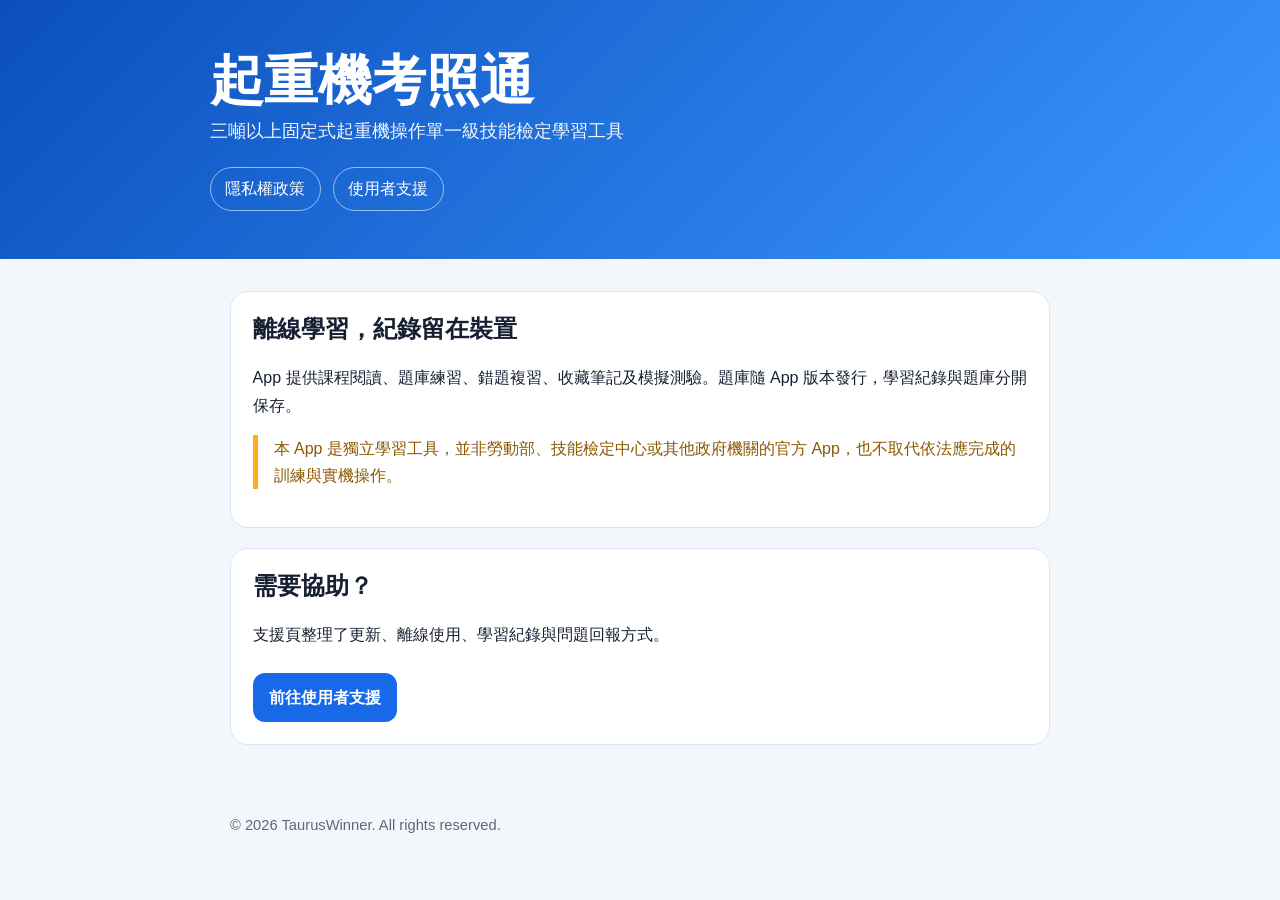
<file: Site/index.html>
<!doctype html>
<html lang="zh-Hant-TW">
<head>
  <meta charset="utf-8">
  <meta name="viewport" content="width=device-width, initial-scale=1">
  <meta name="description" content="起重機考照通－三噸以上固定式起重機：隱私權政策與使用者支援。">
  <title>起重機考照通</title>
  <link rel="stylesheet" href="assets/site.css">
</head>
<body>
  <header class="hero">
    <div class="hero-inner">
      <h1>起重機考照通</h1>
      <p>三噸以上固定式起重機操作單一級技能檢定學習工具</p>
      <nav aria-label="主要導覽">
        <a href="privacy/">隱私權政策</a>
        <a href="support/">使用者支援</a>
      </nav>
    </div>
  </header>
  <main>
    <section>
      <h2>離線學習，紀錄留在裝置</h2>
      <p>App 提供課程閱讀、題庫練習、錯題複習、收藏筆記及模擬測驗。題庫隨 App 版本發行，學習紀錄與題庫分開保存。</p>
      <p class="notice">本 App 是獨立學習工具，並非勞動部、技能檢定中心或其他政府機關的官方 App，也不取代依法應完成的訓練與實機操作。</p>
    </section>
    <section>
      <h2>需要協助？</h2>
      <p>支援頁整理了更新、離線使用、學習紀錄與問題回報方式。</p>
      <a class="button" href="support/">前往使用者支援</a>
    </section>
  </main>
  <footer>© 2026 TaurusWinner. All rights reserved.</footer>
</body>
</html>
</file>
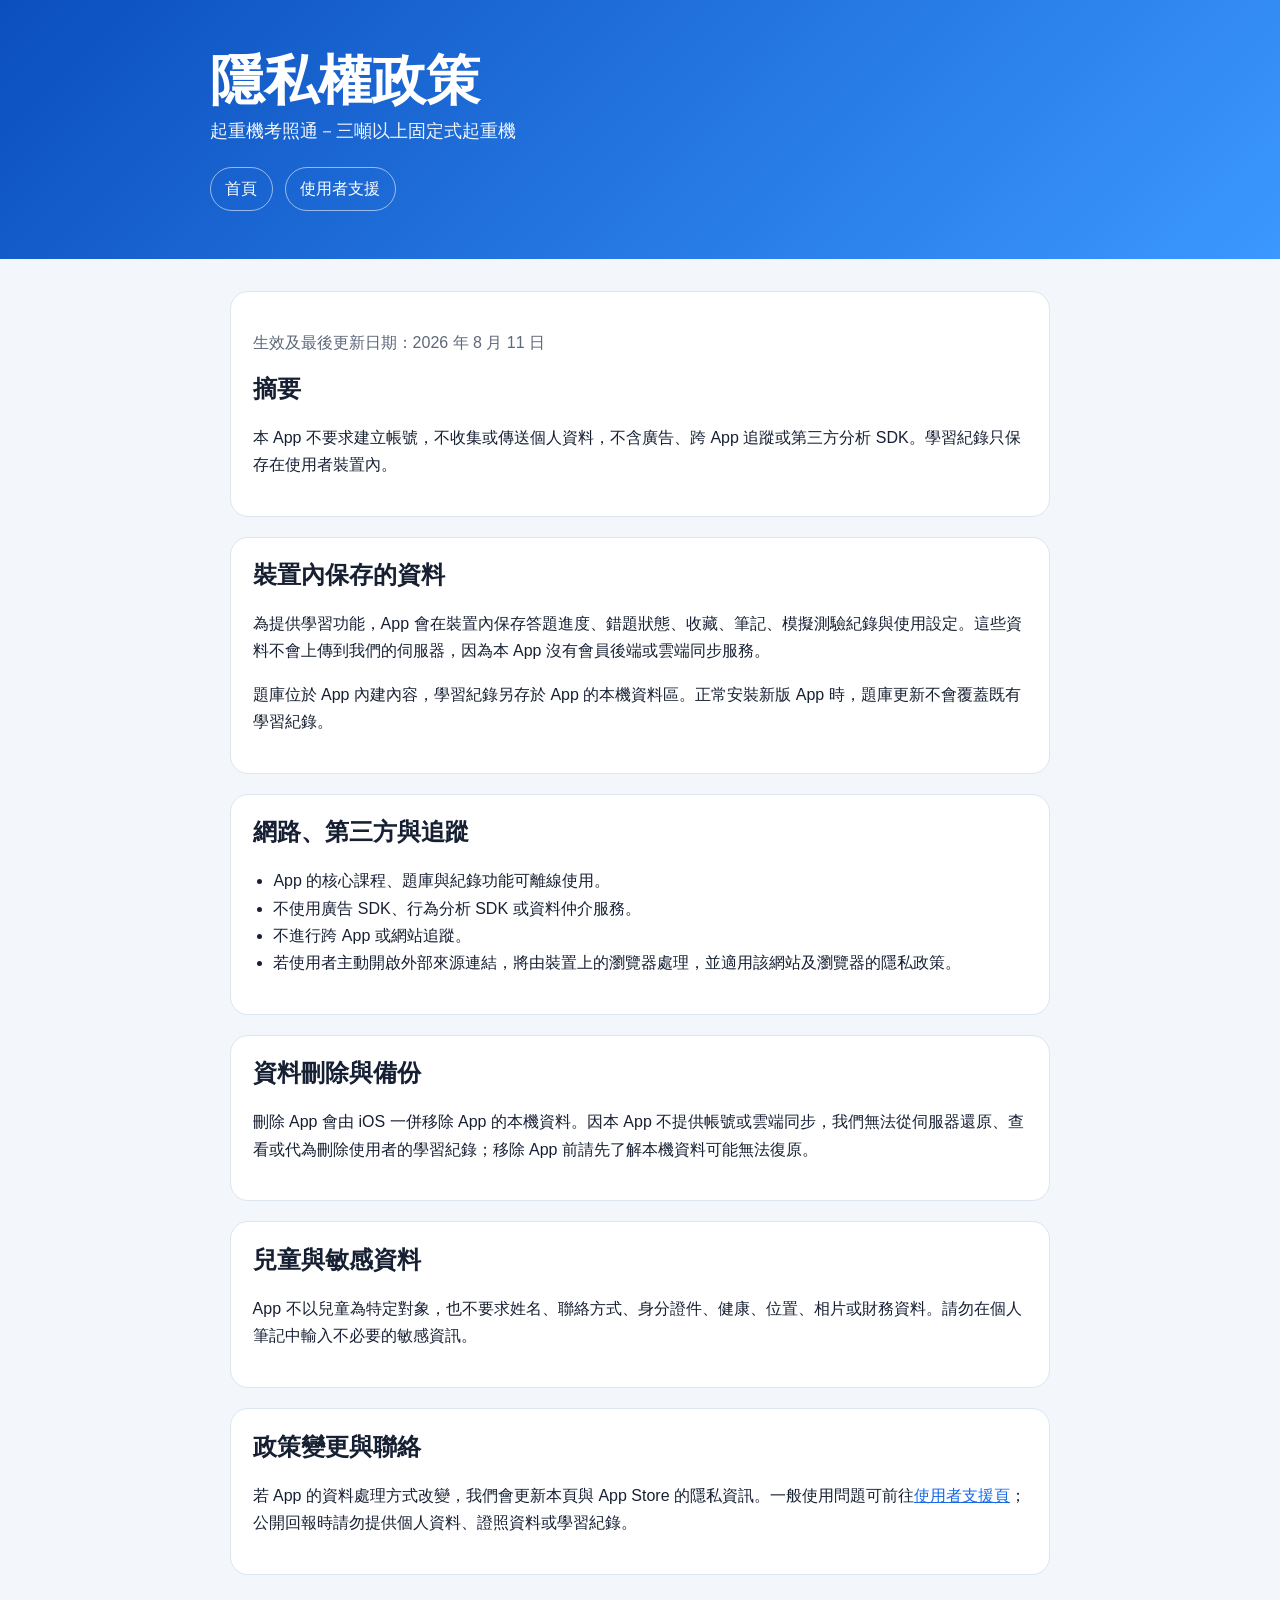
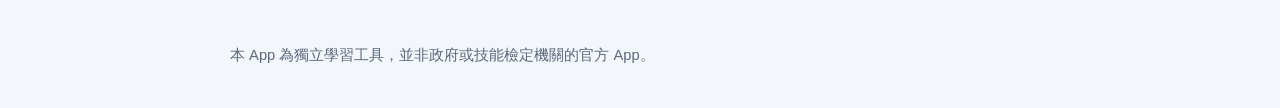
<file: Site/privacy/index.html>
<!doctype html>
<html lang="zh-Hant-TW">
<head>
  <meta charset="utf-8">
  <meta name="viewport" content="width=device-width, initial-scale=1">
  <meta name="description" content="起重機考照通隱私權政策。">
  <title>隱私權政策｜起重機考照通</title>
  <link rel="stylesheet" href="../assets/site.css">
</head>
<body>
  <header class="hero">
    <div class="hero-inner">
      <h1>隱私權政策</h1>
      <p>起重機考照通－三噸以上固定式起重機</p>
      <nav aria-label="主要導覽">
        <a href="../">首頁</a>
        <a href="../support/">使用者支援</a>
      </nav>
    </div>
  </header>
  <main>
    <section>
      <p class="meta">生效及最後更新日期：2026 年 8 月 11 日</p>
      <h2>摘要</h2>
      <p>本 App 不要求建立帳號，不收集或傳送個人資料，不含廣告、跨 App 追蹤或第三方分析 SDK。學習紀錄只保存在使用者裝置內。</p>
    </section>
    <section>
      <h2>裝置內保存的資料</h2>
      <p>為提供學習功能，App 會在裝置內保存答題進度、錯題狀態、收藏、筆記、模擬測驗紀錄與使用設定。這些資料不會上傳到我們的伺服器，因為本 App 沒有會員後端或雲端同步服務。</p>
      <p>題庫位於 App 內建內容，學習紀錄另存於 App 的本機資料區。正常安裝新版 App 時，題庫更新不會覆蓋既有學習紀錄。</p>
    </section>
    <section>
      <h2>網路、第三方與追蹤</h2>
      <ul>
        <li>App 的核心課程、題庫與紀錄功能可離線使用。</li>
        <li>不使用廣告 SDK、行為分析 SDK 或資料仲介服務。</li>
        <li>不進行跨 App 或網站追蹤。</li>
        <li>若使用者主動開啟外部來源連結，將由裝置上的瀏覽器處理，並適用該網站及瀏覽器的隱私政策。</li>
      </ul>
    </section>
    <section>
      <h2>資料刪除與備份</h2>
      <p>刪除 App 會由 iOS 一併移除 App 的本機資料。因本 App 不提供帳號或雲端同步，我們無法從伺服器還原、查看或代為刪除使用者的學習紀錄；移除 App 前請先了解本機資料可能無法復原。</p>
    </section>
    <section>
      <h2>兒童與敏感資料</h2>
      <p>App 不以兒童為特定對象，也不要求姓名、聯絡方式、身分證件、健康、位置、相片或財務資料。請勿在個人筆記中輸入不必要的敏感資訊。</p>
    </section>
    <section>
      <h2>政策變更與聯絡</h2>
      <p>若 App 的資料處理方式改變，我們會更新本頁與 App Store 的隱私資訊。一般使用問題可前往<a href="../support/">使用者支援頁</a>；公開回報時請勿提供個人資料、證照資料或學習紀錄。</p>
    </section>
  </main>
  <footer>本 App 為獨立學習工具，並非政府或技能檢定機關的官方 App。</footer>
</body>
</html>
</file>
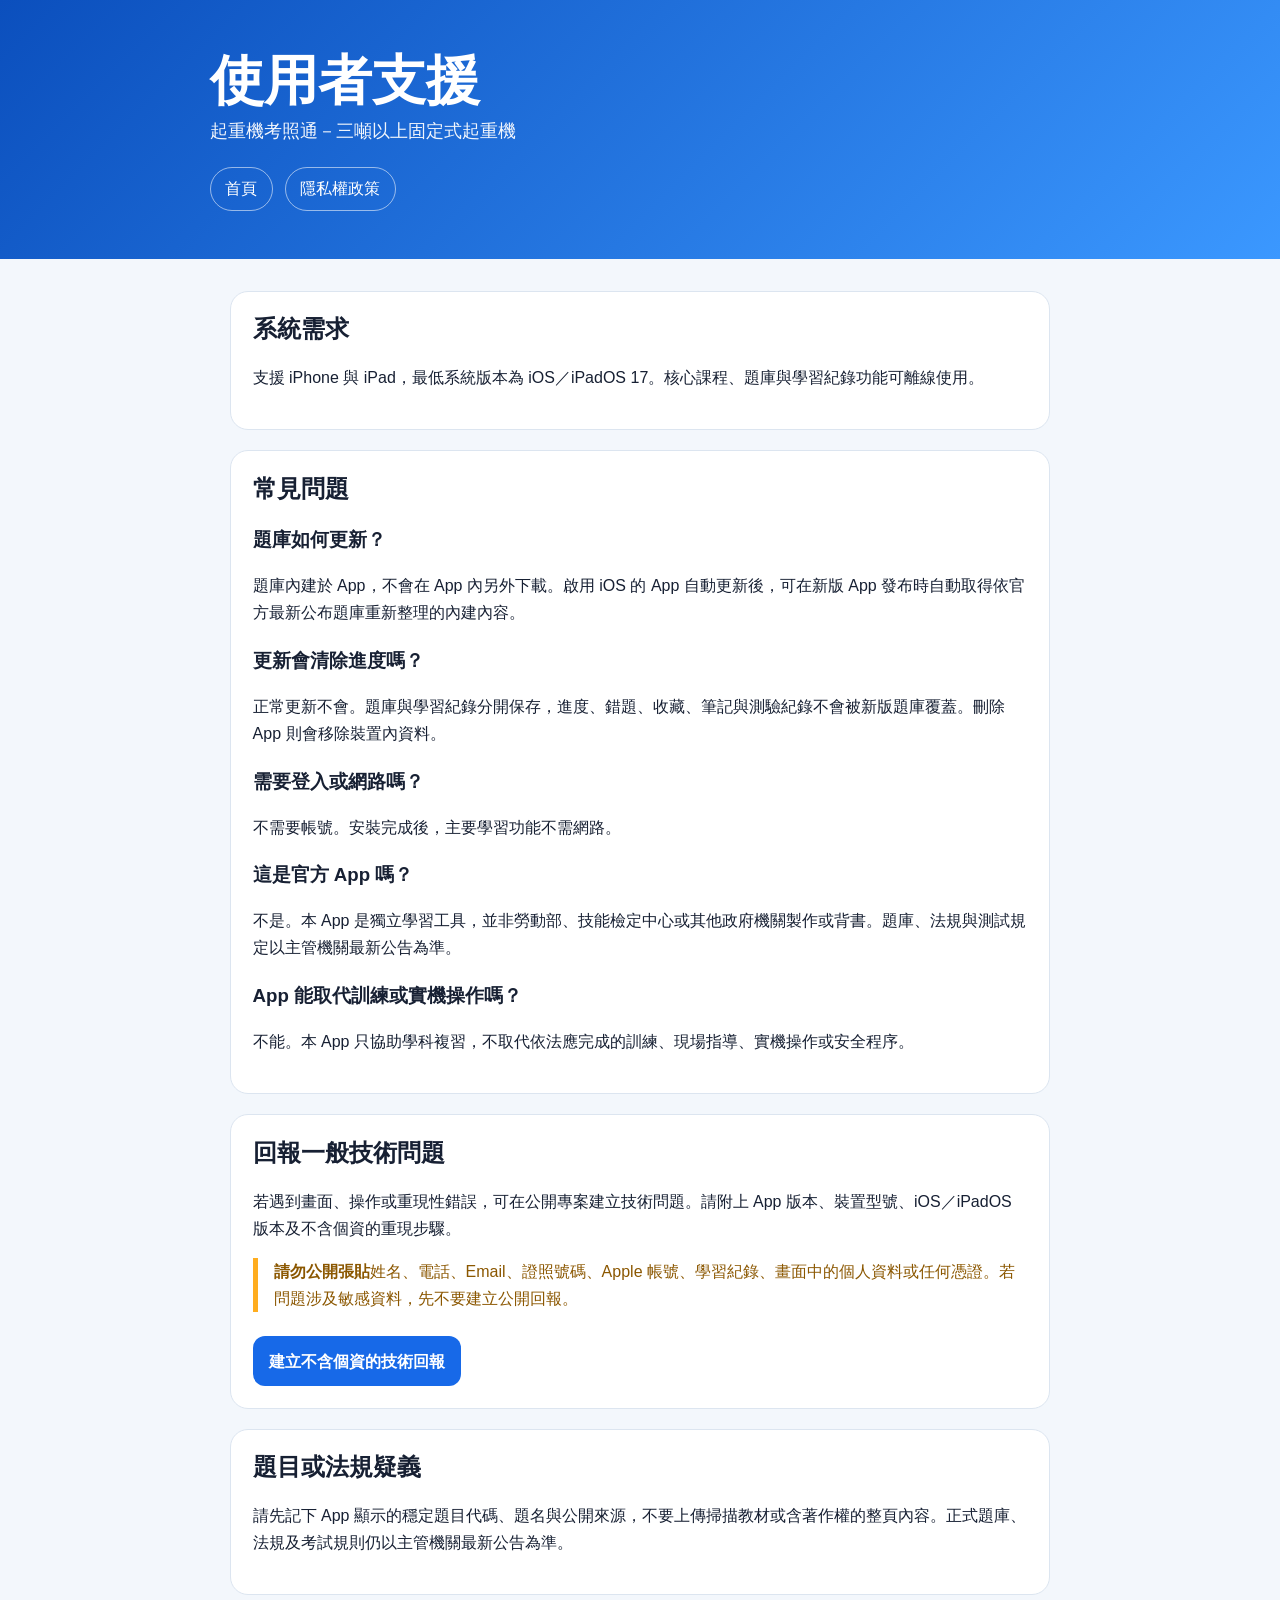
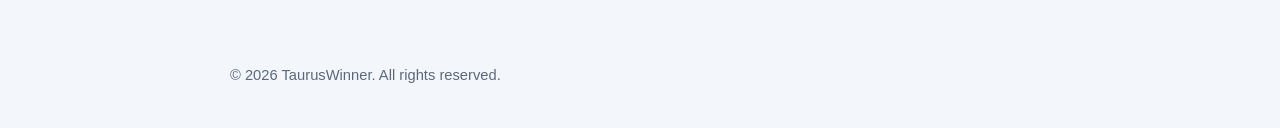
<file: Site/support/index.html>
<!doctype html>
<html lang="zh-Hant-TW">
<head>
  <meta charset="utf-8">
  <meta name="viewport" content="width=device-width, initial-scale=1">
  <meta name="description" content="起重機考照通使用者支援與常見問題。">
  <title>使用者支援｜起重機考照通</title>
  <link rel="stylesheet" href="../assets/site.css">
</head>
<body>
  <header class="hero">
    <div class="hero-inner">
      <h1>使用者支援</h1>
      <p>起重機考照通－三噸以上固定式起重機</p>
      <nav aria-label="主要導覽">
        <a href="../">首頁</a>
        <a href="../privacy/">隱私權政策</a>
      </nav>
    </div>
  </header>
  <main>
    <section>
      <h2>系統需求</h2>
      <p>支援 iPhone 與 iPad，最低系統版本為 iOS／iPadOS 17。核心課程、題庫與學習紀錄功能可離線使用。</p>
    </section>
    <section>
      <h2>常見問題</h2>
      <h3>題庫如何更新？</h3>
      <p>題庫內建於 App，不會在 App 內另外下載。啟用 iOS 的 App 自動更新後，可在新版 App 發布時自動取得依官方最新公布題庫重新整理的內建內容。</p>
      <h3>更新會清除進度嗎？</h3>
      <p>正常更新不會。題庫與學習紀錄分開保存，進度、錯題、收藏、筆記與測驗紀錄不會被新版題庫覆蓋。刪除 App 則會移除裝置內資料。</p>
      <h3>需要登入或網路嗎？</h3>
      <p>不需要帳號。安裝完成後，主要學習功能不需網路。</p>
      <h3>這是官方 App 嗎？</h3>
      <p>不是。本 App 是獨立學習工具，並非勞動部、技能檢定中心或其他政府機關製作或背書。題庫、法規與測試規定以主管機關最新公告為準。</p>
      <h3>App 能取代訓練或實機操作嗎？</h3>
      <p>不能。本 App 只協助學科複習，不取代依法應完成的訓練、現場指導、實機操作或安全程序。</p>
    </section>
    <section>
      <h2>回報一般技術問題</h2>
      <p>若遇到畫面、操作或重現性錯誤，可在公開專案建立技術問題。請附上 App 版本、裝置型號、iOS／iPadOS 版本及不含個資的重現步驟。</p>
      <p class="notice"><strong>請勿公開張貼</strong>姓名、電話、Email、證照號碼、Apple 帳號、學習紀錄、畫面中的個人資料或任何憑證。若問題涉及敏感資料，先不要建立公開回報。</p>
      <a class="button" href="https://github.com/playjackhsu-cpu/3Tcrane/issues/new/choose">建立不含個資的技術回報</a>
    </section>
    <section>
      <h2>題目或法規疑義</h2>
      <p>請先記下 App 顯示的穩定題目代碼、題名與公開來源，不要上傳掃描教材或含著作權的整頁內容。正式題庫、法規及考試規則仍以主管機關最新公告為準。</p>
    </section>
  </main>
  <footer>© 2026 TaurusWinner. All rights reserved.</footer>
</body>
</html>
</file>
<file: Site/assets/site.css>
:root {
  color-scheme: light dark;
  --blue: #1769e8;
  --blue-deep: #0b4fbd;
  --ink: #172033;
  --muted: #5d6879;
  --surface: #ffffff;
  --page: #f3f7fc;
  --line: #dce5f0;
  --warn: #8b5700;
}

@media (prefers-color-scheme: dark) {
  :root {
    --ink: #f5f8ff;
    --muted: #bdc7d8;
    --surface: #171b22;
    --page: #0e1117;
    --line: #303949;
    --warn: #ffd27c;
  }
}

* { box-sizing: border-box; }
body {
  margin: 0;
  color: var(--ink);
  background: var(--page);
  font-family: -apple-system, BlinkMacSystemFont, "Segoe UI", "Noto Sans TC", sans-serif;
  line-height: 1.7;
}
a { color: var(--blue); }
a:focus-visible { outline: 3px solid #ffbf2f; outline-offset: 3px; }
.hero {
  color: #fff;
  background: linear-gradient(135deg, var(--blue-deep), #3b98ff);
  padding: 3rem 1.25rem;
}
.hero-inner, main, footer { max-width: 860px; margin: 0 auto; }
.hero h1 { margin: 0 0 .25rem; font-size: clamp(2rem, 6vw, 3.4rem); line-height: 1.2; }
.hero p { margin: 0; font-size: 1.1rem; opacity: .94; }
nav { margin-top: 1.25rem; display: flex; flex-wrap: wrap; gap: .75rem; }
nav a {
  color: #fff;
  border: 1px solid rgba(255,255,255,.55);
  border-radius: 999px;
  padding: .45rem .9rem;
  text-decoration: none;
}
main { padding: 2rem 1.25rem 3rem; }
section {
  margin: 0 0 1.25rem;
  padding: 1.35rem;
  border: 1px solid var(--line);
  border-radius: 18px;
  background: var(--surface);
}
h2 { margin-top: 0; line-height: 1.3; }
h3 { margin-bottom: .25rem; }
ul { padding-left: 1.3rem; }
.meta, .muted { color: var(--muted); }
.notice {
  border-left: 5px solid #ffad1f;
  padding-left: 1rem;
  color: var(--warn);
}
.button {
  display: inline-block;
  margin-top: .5rem;
  padding: .7rem 1rem;
  color: #fff;
  background: var(--blue);
  border-radius: 12px;
  font-weight: 700;
  text-decoration: none;
}
footer { padding: 0 1.25rem 2.5rem; color: var(--muted); font-size: .92rem; }
</file>
